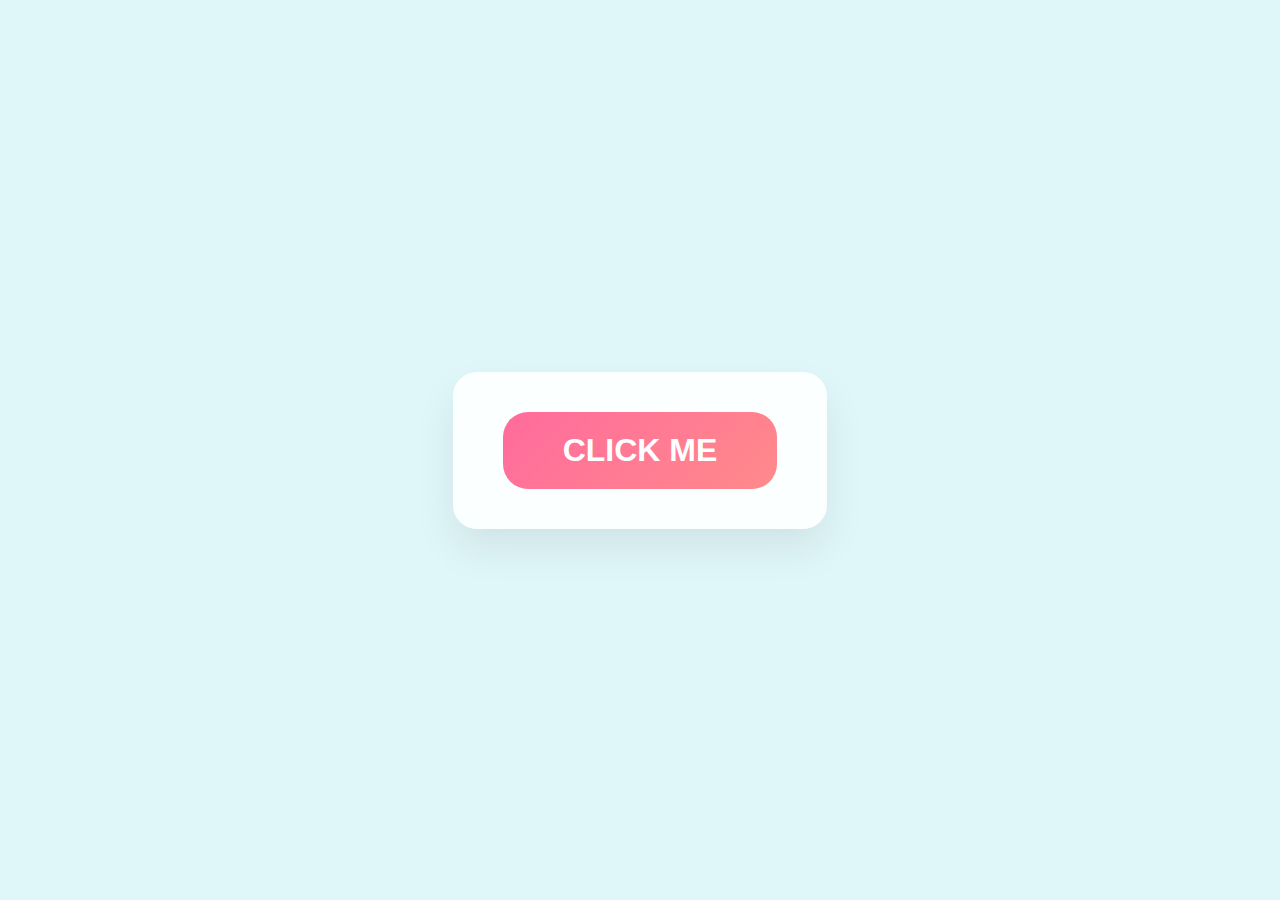
<file: index.html>
<!DOCTYPE html>
<html lang="en">
<head>
    <meta charset="UTF-8">
    <meta name="viewport" content="width=device-width, initial-scale=1.0">
    <title>Click Me!</title>
    <link href="https://fonts.googleapis.com/css2?family=Outfit:wght@400;600;700&display=swap" rel="stylesheet">
        <link rel="stylesheet" href="style.css">
    <style>
        body {
            min-height: 100vh;
            display: flex;
            align-items: center;
            justify-content: center;
            background: #e0f7fa;
            font-family: 'Outfit', sans-serif;
        }
        .container {
            text-align: center;
            background: rgba(255,255,255,0.9);
            padding: 40px 50px;
            border-radius: 24px;
            box-shadow: 0 20px 40px rgba(0,0,0,0.08);
        }
        .click-btn {
            padding: 20px 60px;
            font-size: 2rem;
            background: linear-gradient(135deg, #ff6b9d 0%, #ff8a8a 100%);
            color: white;
            border: none;
            border-radius: 25px;
            font-weight: 700;
            cursor: pointer;
            transition: background 0.2s;
        }
        .click-btn:hover {
            background: linear-gradient(135deg, #ff8a8a 0%, #ff6b9d 100%);
        }
    </style>
</head>
<body>
    <div class="container" id="clickContainer">
        <button class="click-btn" id="clickMeBtn">CLICK ME</button>
    </div>


    <div id="proposal-view" class="proposal-view hidden">
        <audio id="bgMusic" loop>
            <source src="everyday.mp3" type="audio/mpeg">
        </audio>

        <div class="card">
            <div class="hearts-bg"></div>
            <div class="emoji-icon">🩵</div>
            <h1>Will you be my Valentine?</h1>
            <p class="subtext">Choose wisely ❤️</p>
            <div class="buttons">
                <button id="yes-btn" class="btn btn-yes">Yes ❤️</button>
                <button id="no-btn" class="btn btn-no">No 💔</button>
            </div>
        </div>


        <div id="success-view" class="success-view hidden">
            <div class="confetti-container" id="confetti"></div>
            <a href="index.html" class="back-btn">← Back</a>
            <div class="success-content">
                <div class="success-emoji">😌😌😌</div>
                <h1>When man ka freeee? </h1>
                <div class="floating-hearts">
                    <span>❤️</span><span>💖</span><span>💕</span><span>💗</span><span>💓</span>
                    <span>❤️</span><span>💖</span><span>💕</span><span>💗</span><span>💓</span>
                </div>
            </div>
        </div>
    </div>

    <div id="error-view" class="error-view hidden">
        <div class="error-content">
            <div class="dino-icon">
                <svg width="48" height="48" viewBox="0 0 48 48" fill="none" xmlns="http://www.w3.org/2000/svg">
                    <path d="M8 42h4v-4H8v4zm8-28h4V6h-4v8zm8 0V6h-4v8h4zm8 0V6h-4v8h4zm0 0h4v8h-4v-8zm4 8v8h4v-8h-4zm0 8h-4v4h4v-4zm-4 4h-4v4h4v-4zm-4 4h-8v4h8v-4zm-8 0v-4h-4v4h4zm-4-4v-4H12v4h4zm0 0h4v-4h-4v4zm-4-8v4h4v-4h-4zm0 0H8v-8h4v8zm0-8V10h-4v8h4zm0 0h4v4h-4v-4zm24 4v4h4v-4h-4z" fill="#5F6368" />
                    <path d="M28 14h4v4h-4v-4z" fill="#5F6368" />
                </svg>
            </div>
            <h1>No internet</h1>
            <div class="error-message">
                <p class="try-text">Try:</p>
                <ul>
                    <li>Checking the network cables, modem, and router</li>
                    <li>Reconnecting to Wi-Fi</li>
                    <li><a href="#" class="diagnostics-link">Running Windows Network Diagnostics</a></li>
                </ul>
                <p class="error-code">ERR_INTERNET_DISCONNECTED</p>
            </div>
        </div>
    </div>

    <script>
    
    document.getElementById('clickMeBtn').addEventListener('click', function () {
        const clickContainer = document.getElementById('clickContainer');
        const proposal = document.getElementById('proposal-view');
        const bg = document.getElementById('bgMusic');
        if (clickContainer) clickContainer.classList.add('hidden');
        if (proposal) proposal.classList.remove('hidden');
        if (bg) { bg.volume = 0.5; bg.play().catch(()=>{}); }
    });
    </script>
        <script src="script.js"></script>

</body>
</html>
</file>
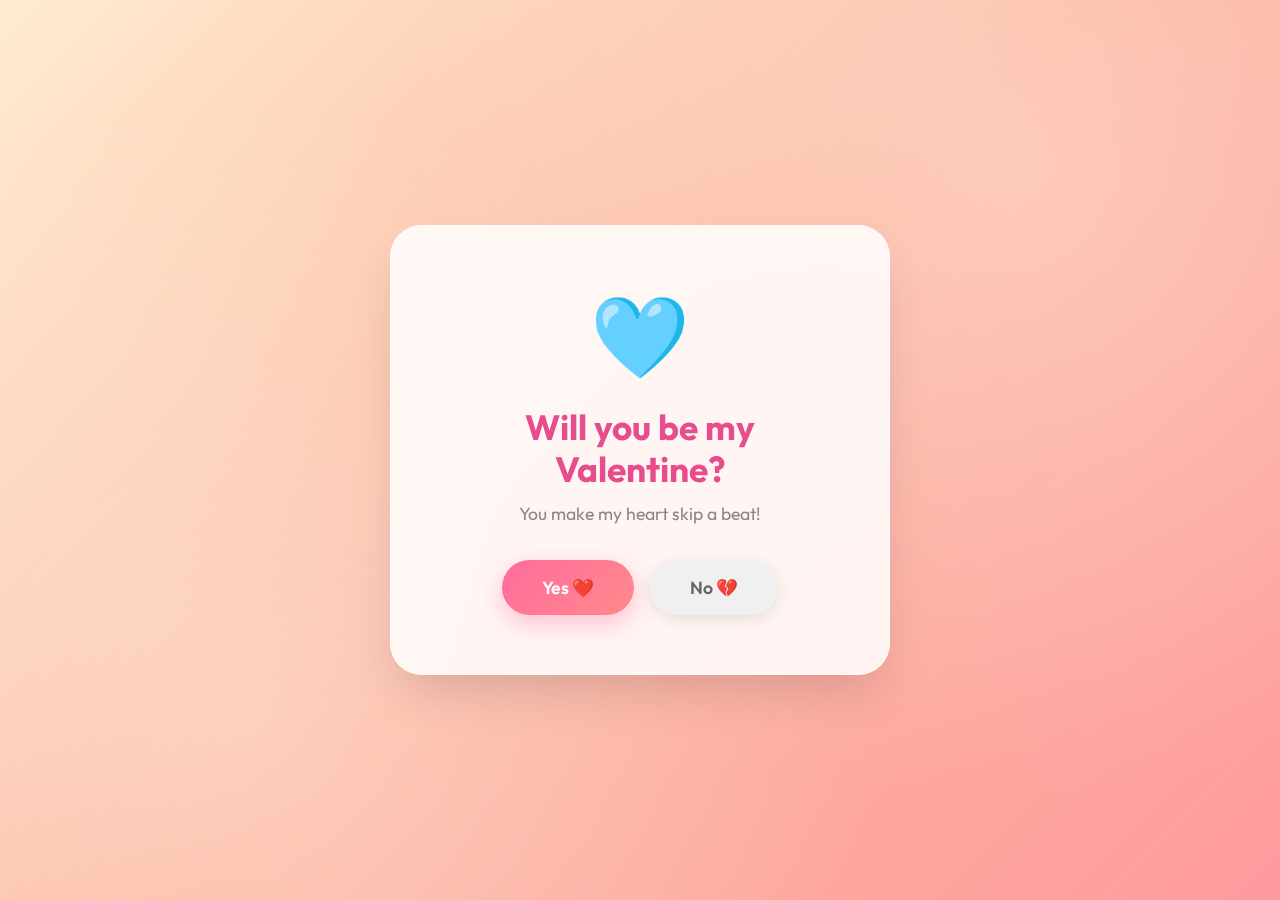
<file: landing.html>
<!DOCTYPE html>
<html lang="en">

<head>
    <meta charset="UTF-8">
    <meta name="viewport" content="width=device-width, initial-scale=1.0">
    <title>Be My Valentine? 💕</title>
    <link rel="preconnect" href="https://fonts.googleapis.com">
    <link rel="preconnect" href="https://fonts.gstatic.com" crossorigin>
    <link href="https://fonts.googleapis.com/css2?family=Outfit:wght@400;600;700&display=swap" rel="stylesheet">
    <link rel="stylesheet" href="style.css">
</head>

<body>

    <audio id="bgMusic" loop>
        <source src="everyday.mp3" type="audio/mpeg">
    </audio>

    <div id="proposal-view" class="proposal-view">
        <div class="card">
            <div class="hearts-bg"></div>
            <div class="emoji-icon">🩵</div>
            <h1>Will you be my Valentine?</h1>
            <p class="subtitle">You make my heart skip a beat!</p>
            <div class="buttons">
                <button id="yes-btn" class="btn btn-yes">Yes ❤️</button>
                <button id="no-btn" class="btn btn-no">No 💔</button>
            </div>
        </div>


        <div id="success-view" class="success-view hidden">
            <div class="confetti-container" id="confetti"></div>
            <a href="index.html" class="back-btn">← Back</a>
            <div class="success-content">
                <div class="success-emoji">😌😌😌</div>
                <h1>When man ka freeee? </h1>
                <div class="floating-hearts">
                    <span>❤️</span><span>💖</span><span>💕</span><span>💗</span><span>💓</span>
                    <span>❤️</span><span>💖</span><span>💕</span><span>💗</span><span>💓</span>
                </div>
            </div>
        </div>
    </div>


    <div id="error-view" class="error-view hidden">
        <div class="error-content">
            <div class="dino-icon">

                <svg width="48" height="48" viewBox="0 0 48 48" fill="none" xmlns="http://www.w3.org/2000/svg">
                    <path
                        d="M8 42h4v-4H8v4zm8-28h4V6h-4v8zm8 0V6h-4v8h4zm8 0V6h-4v8h4zm0 0h4v8h-4v-8zm4 8v8h4v-8h-4zm0 8h-4v4h4v-4zm-4 4h-4v4h4v-4zm-4 4h-8v4h8v-4zm-8 0v-4h-4v4h4zm-4-4v-4H12v4h4zm0 0h4v-4h-4v4zm-4-8v4h4v-4h-4zm0 0H8v-8h4v8zm0-8V10h-4v8h4zm0 0h4v4h-4v-4zm24 4v4h4v-4h-4z"
                        fill="#5F6368" />
                    <path d="M28 14h4v4h-4v-4z" fill="#5F6368" />
                </svg>
            </div>
            <h1>No internet</h1>
            <div class="error-message">
                <p class="try-text">Try:</p>
                <ul>
                    <li>Checking the network cables, modem, and router</li>
                    <li>Reconnecting to Wi-Fi</li>
                    <li><a href="#" class="diagnostics-link">Running Windows Network Diagnostics</a></li>
                </ul>
                <p class="error-code">ERR_INTERNET_DISCONNECTED</p>
            </div>
        </div>
    </div>

    <script src="script.js"></script>
</body>

</html>
</file>
<file: style.css>
*,
*::before,
*::after {
    margin: 0;
    padding: 0;
    box-sizing: border-box;
}

html,
body {
    height: 100%;
    width: 100%;
    overflow: hidden;
}

body {
    font-family: 'Outfit', sans-serif;
}

.hidden {
    display: none !important;
}


.proposal-view {
    min-height: 100vh;
    display: flex;
    align-items: center;
    justify-content: center;
    background: linear-gradient(135deg, #ffecd2 0%, #fcb69f 50%, #ff9a9e 100%);
    position: relative;
    overflow: hidden;
}

.proposal-view::before {
    content: '';
    position: absolute;
    top: 0;
    left: 0;
    right: 0;
    bottom: 0;
    background:
        radial-gradient(circle at 20% 80%, rgba(255, 255, 255, 0.3) 0%, transparent 50%),
        radial-gradient(circle at 80% 20%, rgba(255, 255, 255, 0.3) 0%, transparent 50%);
    pointer-events: none;
}

.card {
    background: rgba(255, 255, 255, 0.85);
    backdrop-filter: blur(20px);
    border-radius: 32px;
    padding: 60px 50px;
    text-align: center;
    box-shadow:
        0 25px 50px -12px rgba(0, 0, 0, 0.15),
        0 0 0 1px rgba(255, 255, 255, 0.5) inset;
    position: relative;
    z-index: 1;
    max-width: 500px;
    width: 90%;
    animation: floatIn 0.8s ease-out;
}

@keyframes floatIn {
    from {
        opacity: 0;
        transform: translateY(30px) scale(0.95);
    }

    to {
        opacity: 1;
        transform: translateY(0) scale(1);
    }
}

.emoji-icon {
    font-size: 80px;
    margin-bottom: 20px;
    animation: pulse 2s ease-in-out infinite;
}

@keyframes pulse {

    0%,
    100% {
        transform: scale(1);
    }

    50% {
        transform: scale(1.1);
    }
}

.card h1 {
    font-size: 2.2rem;
    font-weight: 700;
    color: #e74c8c;
    margin-bottom: 12px;
    line-height: 1.2;
}

.subtitle {
    font-size: 1.1rem;
    color: #888;
    margin-bottom: 35px;
}

.buttons {
    display: flex;
    gap: 16px;
    justify-content: center;
    flex-wrap: wrap;
}

.btn {
    padding: 16px 40px;
    font-size: 1.1rem;
    font-weight: 600;
    border: none;
    border-radius: 50px;
    cursor: pointer;
    transition: all 0.3s ease;
    font-family: 'Outfit', sans-serif;
}

.btn-yes {
    background: linear-gradient(135deg, #ff6b9d 0%, #ff8a8a 100%);
    color: white;
    box-shadow: 0 8px 25px rgba(255, 107, 157, 0.4);
}

.btn-yes:hover {
    transform: translateY(-3px) scale(1.05);
    box-shadow: 0 12px 35px rgba(255, 107, 157, 0.5);
}

.btn-no {
    background: #f0f0f0;
    color: #666;
    box-shadow: 0 4px 15px rgba(0, 0, 0, 0.1);
}

.btn-no:hover {
    background: #e8e8e8;
    transform: translateY(-2px);
}

/* ===== SUCCESS VIEW ===== */
.success-view {
    position: fixed;
    top: 0;
    left: 0;
    right: 0;
    bottom: 0;
    display: flex;
    align-items: center;
    justify-content: center;
    background: linear-gradient(135deg, #ff9a9e 0%, #fecfef 50%, #ffecd2 100%);
    z-index: 10;
    animation: fadeIn 0.5s ease;
}

.back-btn {
    position: absolute;
    top: 20px;
    left: 20px;
    padding: 10px 20px;
    background: rgba(255, 255, 255, 0.9);
    color: #e74c8c;
    text-decoration: none;
    border-radius: 25px;
    font-weight: 600;
    font-size: 0.95rem;
    box-shadow: 0 4px 15px rgba(0, 0, 0, 0.1);
    transition: all 0.3s ease;
    z-index: 20;
}

.back-btn:hover {
    background: white;
    transform: translateY(-2px);
    box-shadow: 0 6px 20px rgba(0, 0, 0, 0.15);
}

@keyframes fadeIn {
    from {
        opacity: 0;
    }

    to {
        opacity: 1;
    }
}

.success-content {
    text-align: center;
    z-index: 2;
    animation: bounceIn 0.6s ease-out;
}

@keyframes bounceIn {
    0% {
        transform: scale(0.5);
        opacity: 0;
    }

    50% {
        transform: scale(1.1);
    }

    100% {
        transform: scale(1);
        opacity: 1;
    }
}

.success-emoji {
    font-size: 120px;
    margin-bottom: 20px;
    animation: wiggle 0.5s ease-in-out infinite;
}

@keyframes wiggle {

    0%,
    100% {
        transform: rotate(-5deg);
    }

    50% {
        transform: rotate(5deg);
    }
}

.success-content h1 {
    font-size: 2.5rem;
    color: #e74c8c;
    margin-bottom: 10px;
}

.success-content p {
    font-size: 1.3rem;
    color: #ff6b9d;
}

.floating-hearts {
    position: fixed;
    top: 0;
    left: 0;
    right: 0;
    bottom: 0;
    pointer-events: none;
    overflow: hidden;
}

.floating-hearts span {
    position: absolute;
    font-size: 30px;
    animation: floatUp 4s linear infinite;
    opacity: 0;
}

.floating-hearts span:nth-child(1) {
    left: 5%;
    animation-delay: 0s;
}

.floating-hearts span:nth-child(2) {
    left: 15%;
    animation-delay: 0.5s;
}

.floating-hearts span:nth-child(3) {
    left: 25%;
    animation-delay: 1s;
}

.floating-hearts span:nth-child(4) {
    left: 35%;
    animation-delay: 1.5s;
}

.floating-hearts span:nth-child(5) {
    left: 45%;
    animation-delay: 2s;
}

.floating-hearts span:nth-child(6) {
    left: 55%;
    animation-delay: 0.3s;
}

.floating-hearts span:nth-child(7) {
    left: 65%;
    animation-delay: 0.8s;
}

.floating-hearts span:nth-child(8) {
    left: 75%;
    animation-delay: 1.3s;
}

.floating-hearts span:nth-child(9) {
    left: 85%;
    animation-delay: 1.8s;
}

.floating-hearts span:nth-child(10) {
    left: 95%;
    animation-delay: 2.3s;
}

@keyframes floatUp {
    0% {
        bottom: -50px;
        opacity: 1;
        transform: translateX(0) rotate(0deg);
    }

    100% {
        bottom: 110vh;
        opacity: 0;
        transform: translateX(50px) rotate(360deg);
    }
}

/* ===== FAKE CHROME ERROR VIEW ===== */
.error-view {
    position: fixed;
    top: 0;
    left: 0;
    right: 0;
    bottom: 0;
    background: #202124;
    display: flex;
    align-items: center;
    justify-content: center;
    z-index: 100;
    font-family: 'Segoe UI', Roboto, 'Helvetica Neue', Arial, sans-serif;
}

.error-content {
    color: #9aa0a6;
    max-width: 600px;
    padding: 40px;
}

.dino-icon {
    margin-bottom: 30px;
}

.dino-icon svg {
    width: 48px;
    height: 48px;
}

.dino-icon svg path {
    fill: #9aa0a6;
}

.error-view h1 {
    font-size: 1.6rem;
    font-weight: 500;
    color: #e8eaed;
    margin-bottom: 20px;
}

.error-message .try-text {
    color: #9aa0a6;
    margin-bottom: 10px;
}

.error-message ul {
    list-style: disc;
    padding-left: 20px;
    margin-bottom: 20px;
}

.error-message li {
    color: #9aa0a6;
    margin-bottom: 8px;
    font-size: 0.95rem;
}

.diagnostics-link {
    color: #8ab4f8;
    text-decoration: none;
}

.diagnostics-link:hover {
    text-decoration: underline;
}

.error-code {
    color: #9aa0a6;
    font-size: 0.85rem;
    margin-top: 25px;
}

/* ===== RESPONSIVE ===== */

/* Tablet */
@media (max-width: 768px) {
    .card {
        padding: 50px 40px;
        border-radius: 24px;
    }

    .card h1 {
        font-size: 2rem;
    }

    .success-content h1 {
        font-size: 2.2rem;
    }

    .error-content {
        padding: 30px;
    }
}

/* Mobile */
@media (max-width: 480px) {

    html,
    body {
        overflow-x: hidden;
    }

    .card {
        padding: 35px 25px;
        border-radius: 20px;
        width: 92%;
    }

    .card h1 {
        font-size: 1.5rem;
        margin-bottom: 8px;
    }

    .subtitle {
        font-size: 0.95rem;
        margin-bottom: 25px;
    }

    .emoji-icon {
        font-size: 55px;
        margin-bottom: 15px;
    }

    .buttons {
        flex-direction: column;
        gap: 12px;
    }

    .btn {
        padding: 16px 40px;
        font-size: 1rem;
        width: 100%;
        min-height: 52px;
        /* Better touch target */
        -webkit-tap-highlight-color: transparent;
    }

    .btn-yes:active {
        transform: scale(0.98);
    }

    .btn-no:active {
        transform: scale(0.98);
        background: #e0e0e0;
    }

    /* Success View Mobile */
    .success-emoji {
        font-size: 70px;
        margin-bottom: 15px;
    }

    .success-content {
        padding: 20px;
    }

    .success-content h1 {
        font-size: 1.5rem;
        padding: 0 15px;
    }

    .success-content p {
        font-size: 1.1rem;
    }

    .floating-hearts span {
        font-size: 24px;
    }

    /* Error View Mobile */
    .error-content {
        padding: 25px 20px;
        max-width: 100%;
    }

    .error-view h1 {
        font-size: 1.4rem;
    }

    .error-message li {
        font-size: 0.9rem;
        line-height: 1.4;
    }

    .error-code {
        font-size: 0.8rem;
    }
}

/* Small Mobile */
@media (max-width: 360px) {
    .card {
        padding: 30px 20px;
    }

    .card h1 {
        font-size: 1.3rem;
    }

    .emoji-icon {
        font-size: 45px;
    }

    .success-emoji {
        font-size: 55px;
    }

    .success-content h1 {
        font-size: 1.3rem;
    }
}

/* Landscape mobile fix */
@media (max-height: 500px) and (orientation: landscape) {
    .proposal-view {
        min-height: auto;
        padding: 20px 0;
    }

    .card {
        padding: 25px 30px;
    }

    .emoji-icon {
        font-size: 40px;
        margin-bottom: 10px;
    }

    .subtitle {
        margin-bottom: 15px;
    }

    .buttons {
        flex-direction: row;
    }

    .success-emoji {
        font-size: 50px;
    }
}
</file>
